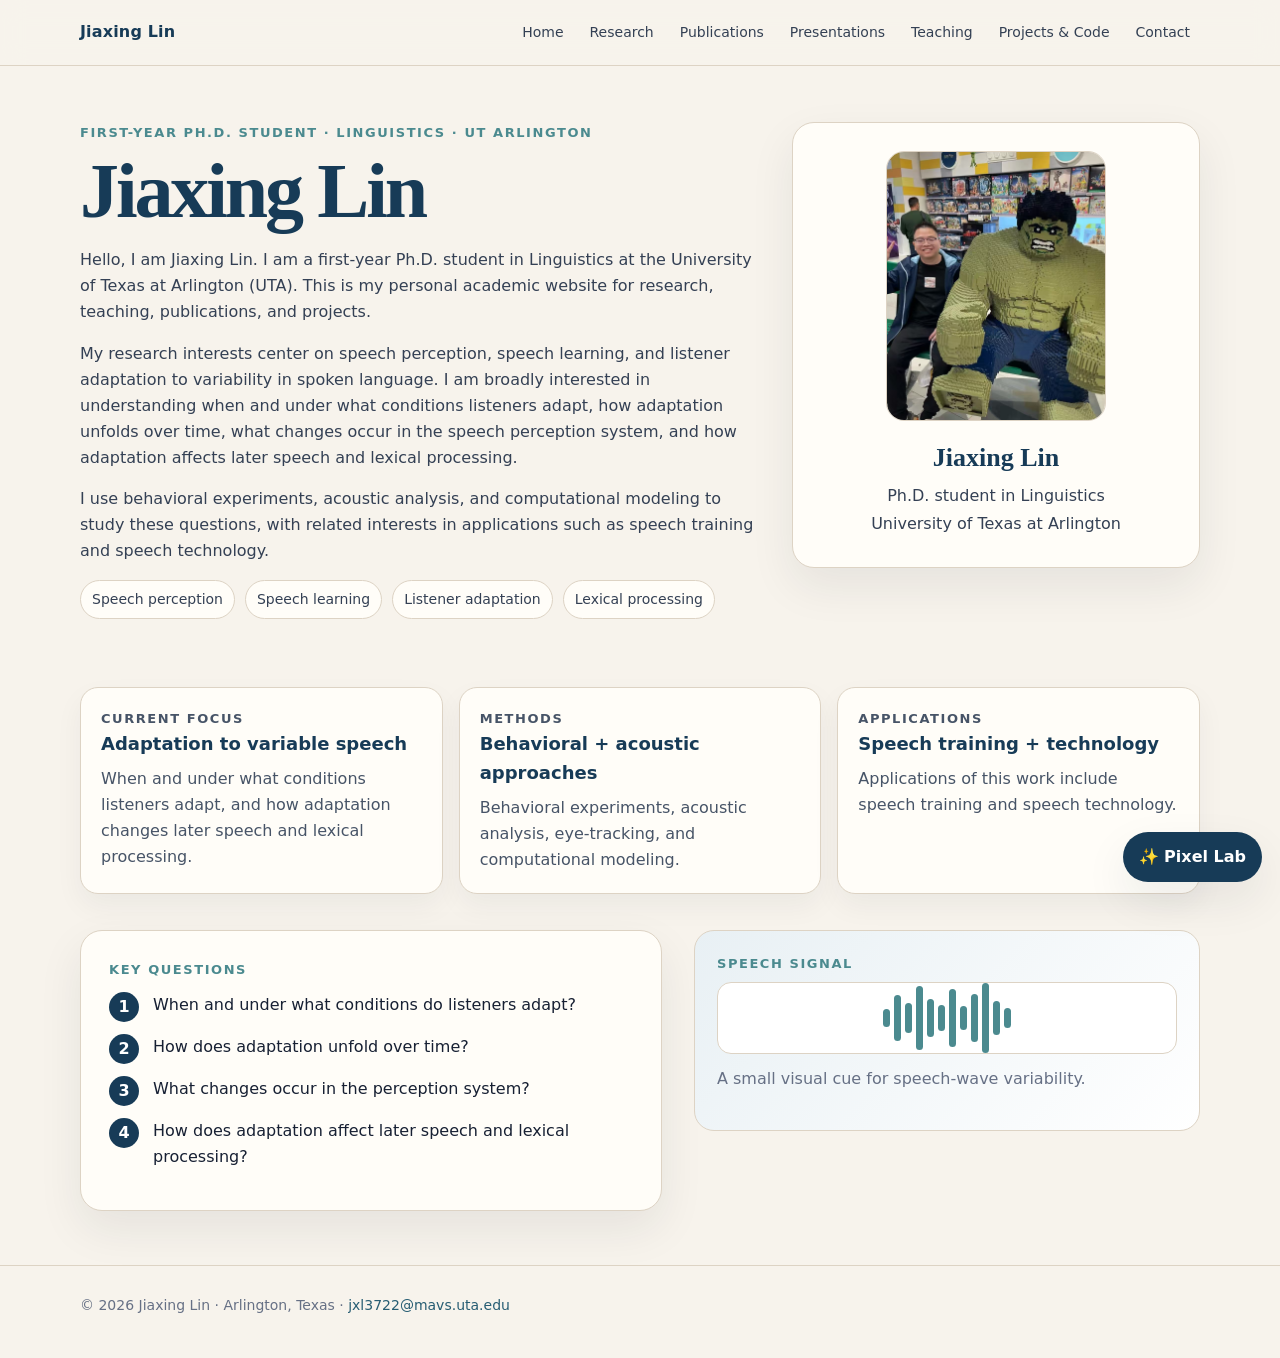
<file: index.html>
<!doctype html><html lang="en"><head>
<meta charset="utf-8">
<meta name="viewport" content="width=device-width, initial-scale=1">

<title>Jiaxing Lin | UTA Linguistics Ph.D. Student</title>

<meta name="description" content="Jiaxing Lin is a Ph.D. student in Linguistics at the University of Texas at Arlington (UTA). His research focuses on speech perception, speech learning, and listener adaptation to variability in spoken language.">

<link rel="canonical" href="https://jxl3722.github.io/">

<script type="application/ld+json">
{
  "@context": "https://schema.org",
  "@type": "Person",
  "name": "Jiaxing Lin",
  "url": "https://jxl3722.github.io/",
  "affiliation": {
    "@type": "CollegeOrUniversity",
    "name": "University of Texas at Arlington"
  },
  "jobTitle": "Ph.D. student in Linguistics",
  "email": "mailto:jxl3722@mavs.uta.edu",
  "knowsAbout": [
    "speech perception",
    "speech learning",
    "listener adaptation",
    "speech variability",
    "psycholinguistics",
    "linguistics",
    "lexical processing",
    "eye-tracking"
  ]
}
</script>

<link rel="stylesheet" href="css/style.css">
</head><body>
<header class="topbar"><div class="wrap nav"><a class="brand" href="/">Jiaxing Lin</a><nav class="links"><a href="/">Home</a><a href="research.html">Research</a><a href="publications.html">Publications</a><a href="presentations.html">Presentations</a><a href="teaching.html">Teaching</a><a href="projects.html">Projects &amp; Code</a><a href="contact.html">Contact</a></nav></div></header>
<main>
  <section class="hero home-about">
<div class="wrap hero-grid">
  <div>
    <p class="eyebrow">First-year Ph.D. student · Linguistics · UT Arlington</p>
    <h1 class="h1">Jiaxing Lin</h1>

    <p>Hello, I am Jiaxing Lin. I am a first-year Ph.D. student in Linguistics at the University of Texas at Arlington (UTA). This is my personal academic website for research, teaching, publications, and projects.</p>

    <p>My research interests center on speech perception, speech learning, and listener adaptation to variability in spoken language. I am broadly interested in understanding when and under what conditions listeners adapt, how adaptation unfolds over time, what changes occur in the speech perception system, and how adaptation affects later speech and lexical processing.</p>

    <p>I use behavioral experiments, acoustic analysis, and computational modeling to study these questions, with related interests in applications such as speech training and speech technology.</p>

<div class="chips">
  <span class="chip">Speech perception</span>
  <span class="chip">Speech learning</span>
  <span class="chip">Listener adaptation</span>
  <span class="chip">Lexical processing</span>
</div>

  </div>
      <aside class="panel photo-card"><img class="profile-photo" src="assets/profile.jpg" alt="Jiaxing Lin" onerror="this.style.display='none';this.nextElementSibling.style.display='flex'"><div class="photo-fallback" style="display:none">Add profile photo<br>assets/profile.jpg</div><h2>Jiaxing Lin</h2><p>Ph.D. student in Linguistics</p><p>University of Texas at Arlington</p></aside>
    </div>
  </section>
  <section class="section home-support">
    <div class="wrap cards">
      <article class="card"><p class="subhead">Current Focus</p><h3>Adaptation to variable speech</h3><p>When and under what conditions listeners adapt, and how adaptation changes later speech and lexical processing.</p></article>
      <article class="card"><p class="subhead">Methods</p><h3>Behavioral + acoustic approaches</h3><p>Behavioral experiments, acoustic analysis, eye-tracking, and computational modeling.</p></article>
      <article class="card"><p class="subhead">Applications</p><h3>Speech training + technology</h3><p>Applications of this work include speech training and speech technology.</p></article>
    </div>
  </section>
  <section class="section home-support">
    <div class="wrap two-col">
      <div class="panel"><p class="subhead">Key Questions</p><div class="question"><span class="num">1</span><span>When and under what conditions do listeners adapt?</span></div><div class="question"><span class="num">2</span><span>How does adaptation unfold over time?</span></div><div class="question"><span class="num">3</span><span>What changes occur in the perception system?</span></div><div class="question"><span class="num">4</span><span>How does adaptation affect later speech and lexical processing?</span></div></div>
      <div class="diagram"><p class="subhead">Speech signal</p><div class="wave"><span style="height:18px"></span><span style="height:46px"></span><span style="height:30px"></span><span style="height:64px"></span><span style="height:38px"></span><span style="height:26px"></span><span style="height:58px"></span><span style="height:24px"></span><span style="height:48px"></span><span style="height:70px"></span><span style="height:34px"></span><span style="height:20px"></span></div><p style="margin-top:12px;color:var(--muted)">A small visual cue for speech-wave variability.</p></div>
    </div>
  </section>
</main><a class="pixel-link" href="pixel-lab.html">✨ Pixel Lab</a><footer class="footer"><div class="wrap">© 2026 Jiaxing Lin · Arlington, Texas · <a href="mailto:jxl3722@mavs.uta.edu">jxl3722@mavs.uta.edu</a></div></footer><script src="js/main.js"></script></body></html>
</file>
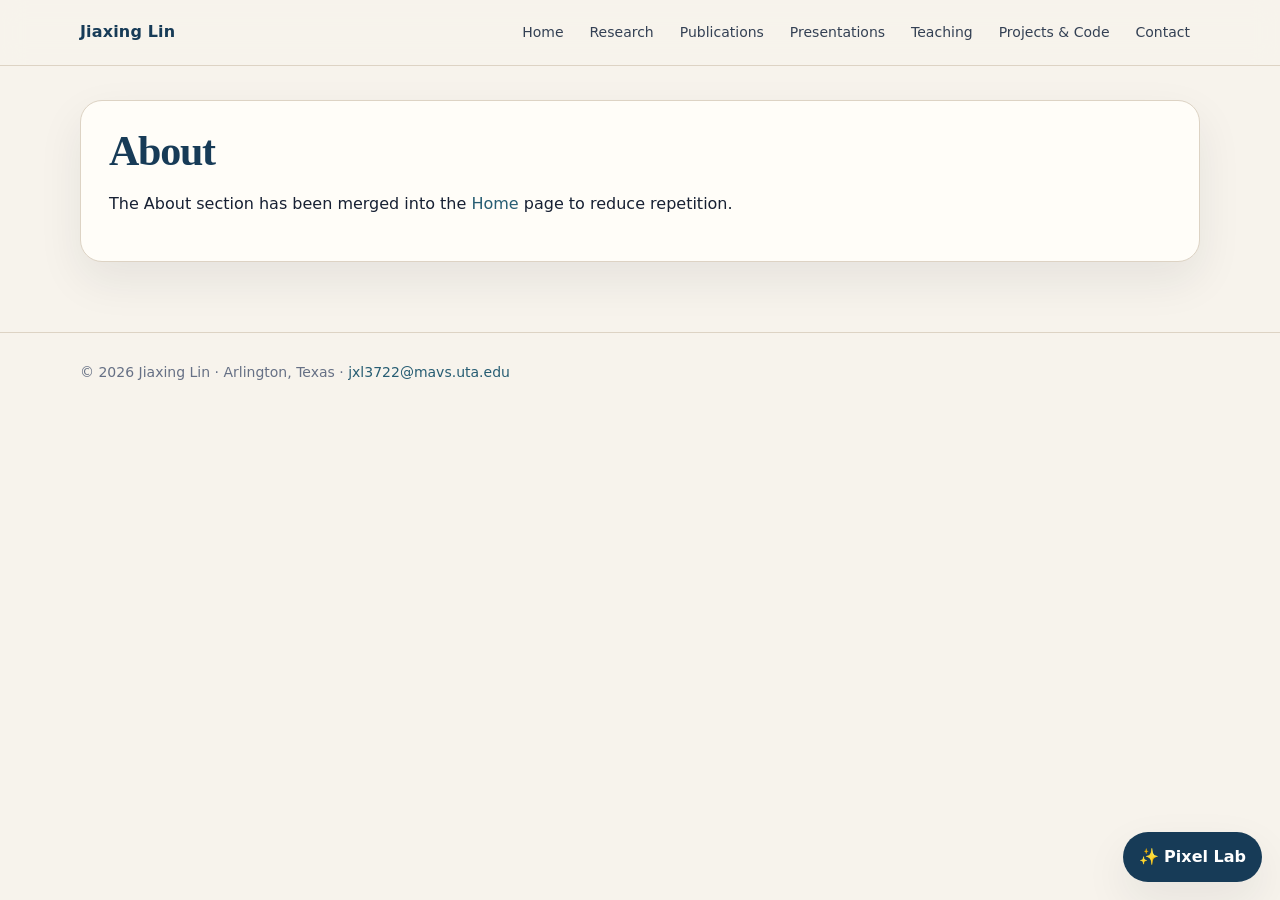
<file: about.html>
<!doctype html><html lang="en"><head><meta charset="utf-8"><meta name="viewport" content="width=device-width, initial-scale=1"><title>About · Jiaxing Lin</title><link rel="stylesheet" href="css/style.css"></head><body>
<header class="topbar"><div class="wrap nav"><a class="brand" href="index.html">Jiaxing Lin</a><nav class="links"><a href="index.html">Home</a><a href="research.html">Research</a><a href="publications.html">Publications</a><a href="presentations.html">Presentations</a><a href="teaching.html">Teaching</a><a href="projects.html">Projects &amp; Code</a><a href="contact.html">Contact</a></nav></div></header>
<main class="section"><div class="wrap panel"><h1 class="section-title">About</h1><p>The About section has been merged into the <a href="index.html">Home</a> page to reduce repetition.</p></div></main><a class="pixel-link" href="pixel-lab.html">✨ Pixel Lab</a><footer class="footer"><div class="wrap">© 2026 Jiaxing Lin · Arlington, Texas · <a href="mailto:jxl3722@mavs.uta.edu">jxl3722@mavs.uta.edu</a></div></footer><script src="js/main.js"></script></body></html>
</file>
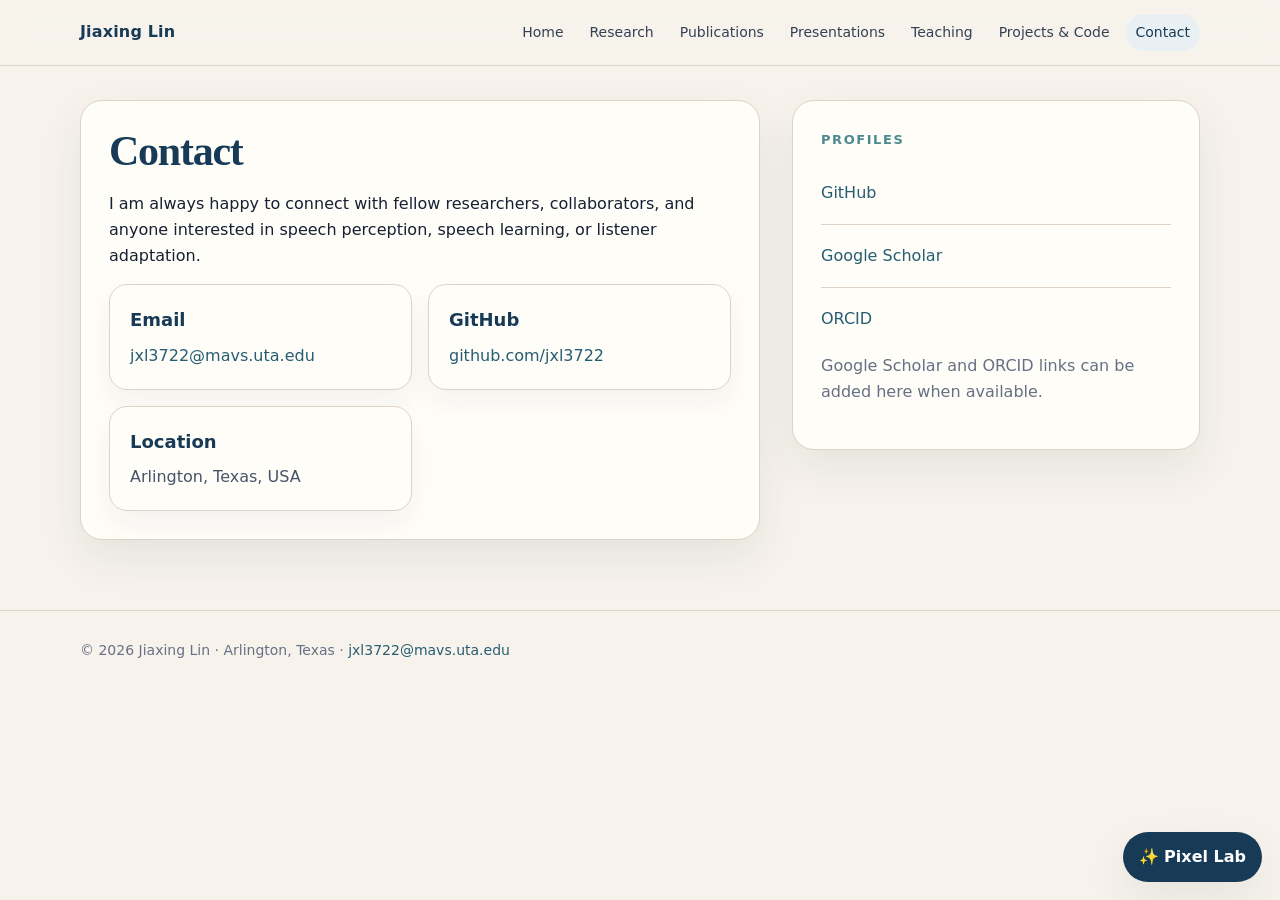
<file: contact.html>
<!doctype html>
<html lang="en">
<head>
  <meta charset="utf-8">
  <meta name="viewport" content="width=device-width, initial-scale=1">
  <title>Contact · Jiaxing Lin</title>
  <meta name="description" content="Contact Jiaxing Lin, Ph.D. student in Linguistics at the University of Texas at Arlington.">
  <link rel="stylesheet" href="css/style.css">
</head>

<body>
<header class="topbar">
  <div class="wrap nav">
    <a class="brand" href="/">Jiaxing Lin</a>
    <nav class="links">
      <a href="/">Home</a>
      <a href="research.html">Research</a>
      <a href="publications.html">Publications</a>
      <a href="presentations.html">Presentations</a>
      <a href="teaching.html">Teaching</a>
      <a href="projects.html">Projects &amp; Code</a>
      <a href="contact.html">Contact</a>
    </nav>
  </div>
</header>

<main class="section">
  <div class="wrap two-col">
    <section class="panel">
      <h1 class="section-title">Contact</h1>

      <p>
        I am always happy to connect with fellow researchers, collaborators,
        and anyone interested in speech perception, speech learning, or
        listener adaptation.
      </p>

      <div class="contact-grid">
        <article class="card">
          <h3>Email</h3>
          <p>
            <a href="mailto:jxl3722@mavs.uta.edu">jxl3722@mavs.uta.edu</a>
          </p>
        </article>

        <article class="card">
          <h3>GitHub</h3>
          <p>
            <a href="https://github.com/jxl3722" target="_blank" rel="noopener">
              github.com/jxl3722
            </a>
          </p>
        </article>

        <article class="card">
          <h3>Location</h3>
          <p>Arlington, Texas, USA</p>
        </article>
      </div>
    </section>

    <aside class="panel">
      <p class="subhead">Profiles</p>

      <ul class="entry-list">
        <li class="entry">
          <a href="https://github.com/jxl3722" target="_blank" rel="noopener">
            GitHub
          </a>
        </li>
        <li class="entry">
          <a href="#">Google Scholar</a>
        </li>
        <li class="entry">
          <a href="#">ORCID</a>
        </li>
      </ul>

      <p class="entry-meta">
        Google Scholar and ORCID links can be added here when available.
      </p>
    </aside>
  </div>
</main>

<a class="pixel-link" href="pixel-lab.html">✨ Pixel Lab</a>

<footer class="footer">
  <div class="wrap">
    © 2026 Jiaxing Lin · Arlington, Texas ·
    <a href="mailto:jxl3722@mavs.uta.edu">jxl3722@mavs.uta.edu</a>
  </div>
</footer>

<script src="js/main.js"></script>
</body>
</html>
</file>
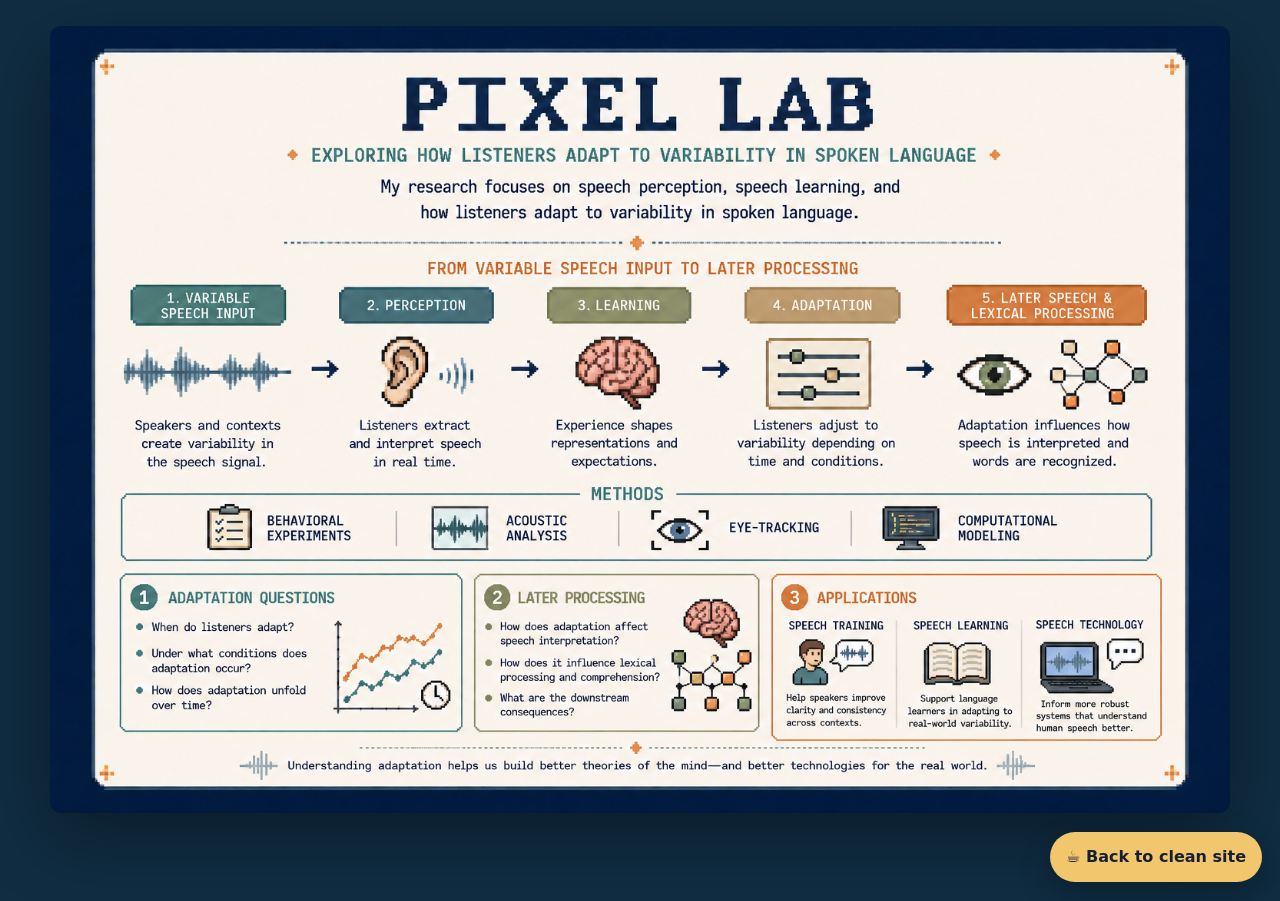
<file: pixel-lab.html>
<!doctype html><html lang="en"><head><meta charset="utf-8"><meta name="viewport" content="width=device-width, initial-scale=1"><title>Pixel Lab · Jiaxing Lin</title><link rel="stylesheet" href="css/style.css"></head><body class="pixel-page minimalist-pixel"><div class="pixel-poster-shell"><img src="assets/pixel-lab-poster.png" alt="Pixel Lab poster illustrating speech perception, speech learning, listener adaptation to variability in spoken language, adaptation questions, current ideas, and applications in speech training, speech learning, and speech technology." class="pixel-lab-poster"></div><a class="back-clean" href="/">☕ Back to clean site</a></body></html>
</file>
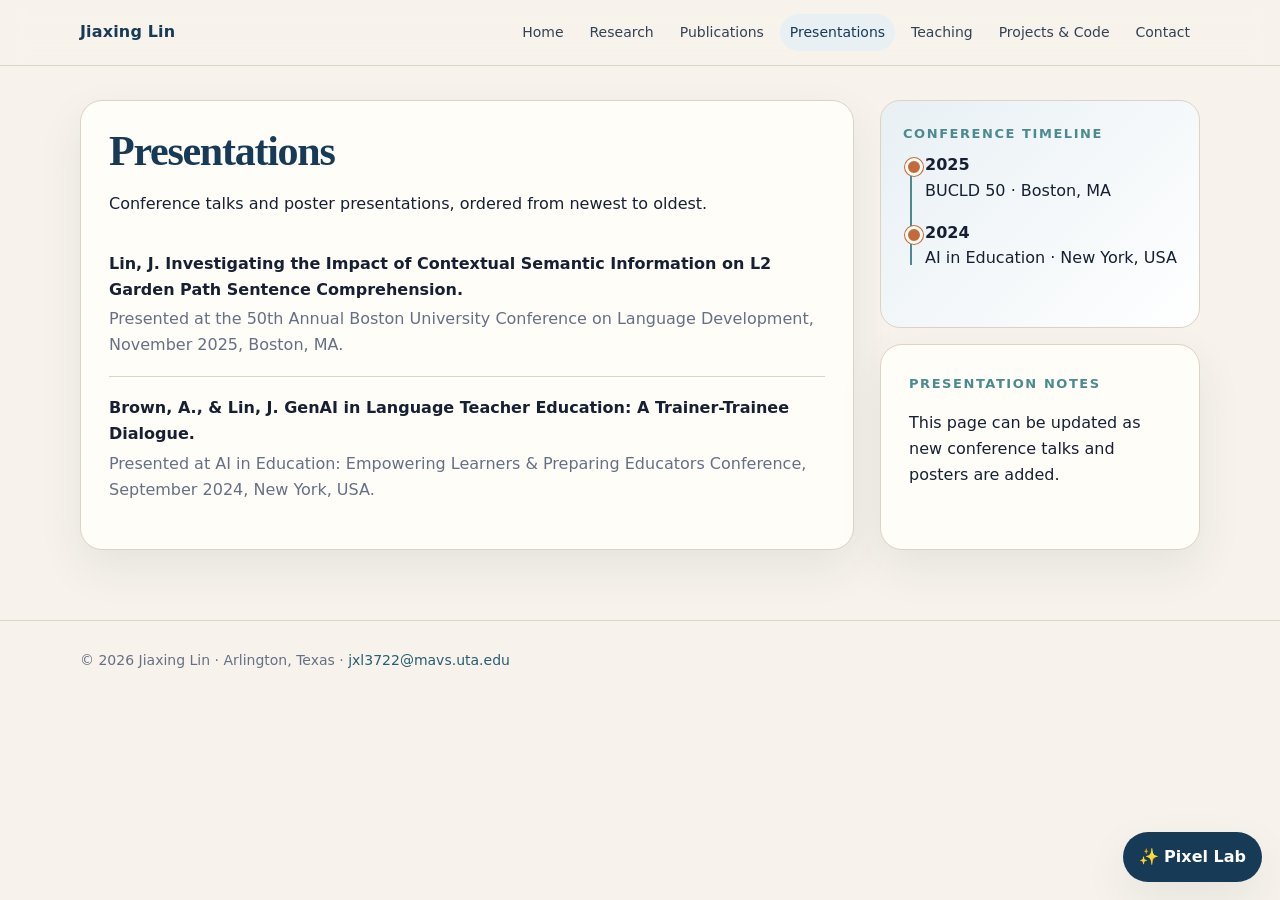
<file: presentations.html>
<!doctype html><html lang="en"><head><meta charset="utf-8"><meta name="viewport" content="width=device-width, initial-scale=1"><title>Presentations · Jiaxing Lin</title><link rel="stylesheet" href="css/style.css"></head><body>
<header class="topbar"><div class="wrap nav"><a class="brand" href="/">Jiaxing Lin</a><nav class="links"><a href="/">Home</a><a href="research.html">Research</a><a href="publications.html">Publications</a><a href="presentations.html">Presentations</a><a href="teaching.html">Teaching</a><a href="projects.html">Projects &amp; Code</a><a href="contact.html">Contact</a></nav></div></header>
<main class="section presentations-page"><div class="wrap split"><section class="panel"><h1 class="section-title">Presentations</h1><p>Conference talks and poster presentations, ordered from newest to oldest.</p><ul class="entry-list"><li class="entry"><div class="entry-title">Lin, J. Investigating the Impact of Contextual Semantic Information on L2 Garden Path Sentence Comprehension.</div><div class="entry-meta">Presented at the 50th Annual Boston University Conference on Language Development, November 2025, Boston, MA.</div></li><li class="entry"><div class="entry-title">Brown, A., &amp; Lin, J. GenAI in Language Teacher Education: A Trainer-Trainee Dialogue.</div><div class="entry-meta">Presented at AI in Education: Empowering Learners &amp; Preparing Educators Conference, September 2024, New York, USA.</div></li></ul></section><aside class="side-stack"><div class="diagram"><p class="subhead">Conference Timeline</p><div class="timeline"><div class="timeline-item"><strong>2025</strong><br>BUCLD 50 · Boston, MA</div><div class="timeline-item"><strong>2024</strong><br>AI in Education · New York, USA</div></div></div><div class="panel"><p class="subhead">Presentation Notes</p><p>This page can be updated as new conference talks and posters are added.</p></div></aside></div></main><a class="pixel-link" href="pixel-lab.html">✨ Pixel Lab</a><footer class="footer"><div class="wrap">© 2026 Jiaxing Lin · Arlington, Texas · <a href="mailto:jxl3722@mavs.uta.edu">jxl3722@mavs.uta.edu</a></div></footer><script src="js/main.js"></script></body></html>
</file>
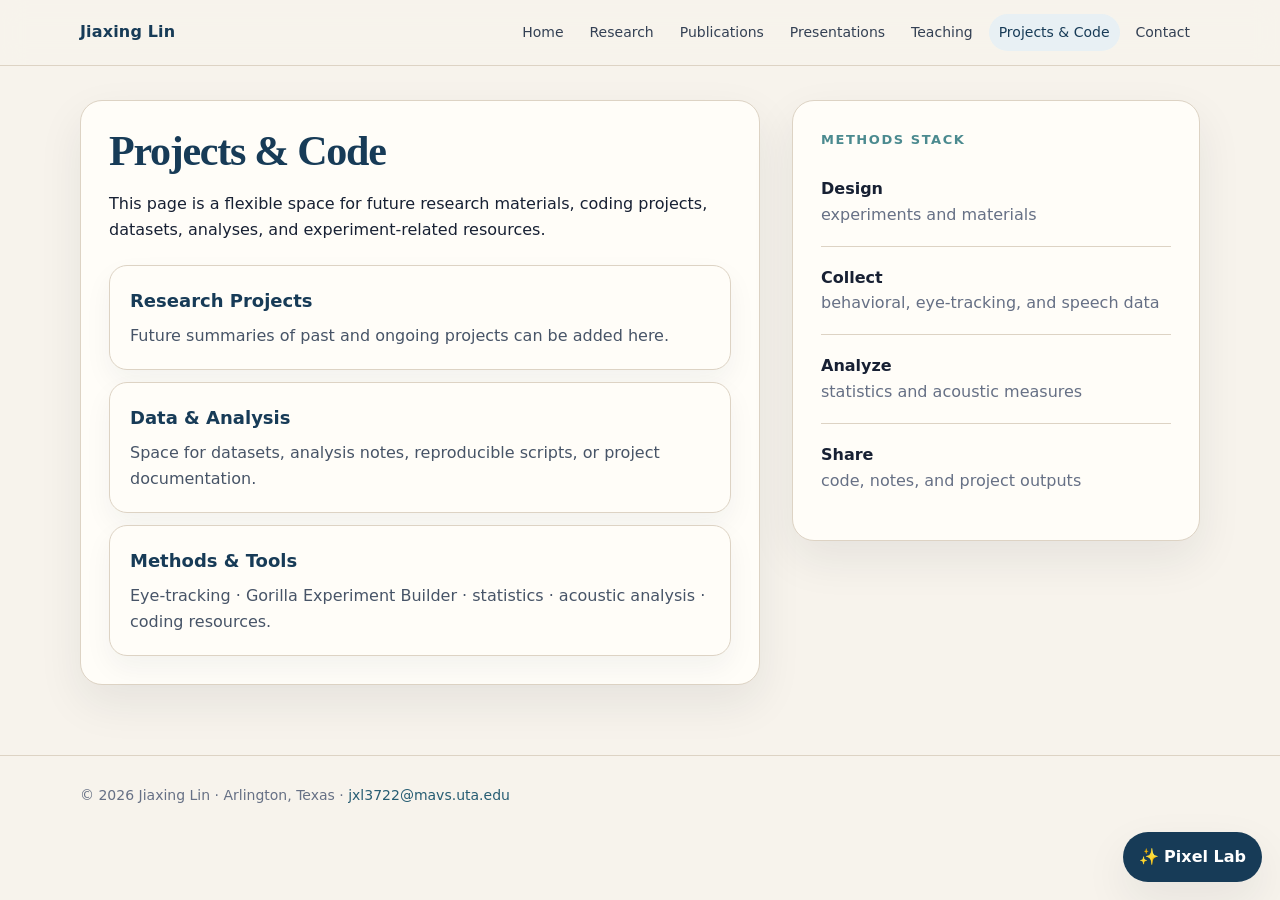
<file: projects.html>
<!doctype html><html lang="en"><head><meta charset="utf-8"><meta name="viewport" content="width=device-width, initial-scale=1"><title>Projects & Code · Jiaxing Lin</title><link rel="stylesheet" href="css/style.css"></head><body>
<header class="topbar"><div class="wrap nav"><a class="brand" href="/">Jiaxing Lin</a><nav class="links"><a href="/">Home</a><a href="research.html">Research</a><a href="publications.html">Publications</a><a href="presentations.html">Presentations</a><a href="teaching.html">Teaching</a><a href="projects.html">Projects &amp; Code</a><a href="contact.html">Contact</a></nav></div></header>
<main class="section projects-page"><div class="wrap two-col"><section class="panel"><h1 class="section-title">Projects &amp; Code</h1><p>This page is a flexible space for future research materials, coding projects, datasets, analyses, and experiment-related resources.</p><div class="cards" style="grid-template-columns:1fr;gap:12px"><article class="card"><h3>Research Projects</h3><p>Future summaries of past and ongoing projects can be added here.</p></article><article class="card"><h3>Data &amp; Analysis</h3><p>Space for datasets, analysis notes, reproducible scripts, or project documentation.</p></article><article class="card"><h3>Methods &amp; Tools</h3><p>Eye-tracking · Gorilla Experiment Builder · statistics · acoustic analysis · coding resources.</p></article></div></section><aside class="panel"><p class="subhead">Methods Stack</p><div class="flow" style="display:block"><div class="entry"><strong>Design</strong><br><span class="entry-meta">experiments and materials</span></div><div class="entry"><strong>Collect</strong><br><span class="entry-meta">behavioral, eye-tracking, and speech data</span></div><div class="entry"><strong>Analyze</strong><br><span class="entry-meta">statistics and acoustic measures</span></div><div class="entry"><strong>Share</strong><br><span class="entry-meta">code, notes, and project outputs</span></div></div></aside></div></main><a class="pixel-link" href="pixel-lab.html">✨ Pixel Lab</a><footer class="footer"><div class="wrap">© 2026 Jiaxing Lin · Arlington, Texas · <a href="mailto:jxl3722@mavs.uta.edu">jxl3722@mavs.uta.edu</a></div></footer><script src="js/main.js"></script></body></html>
</file>
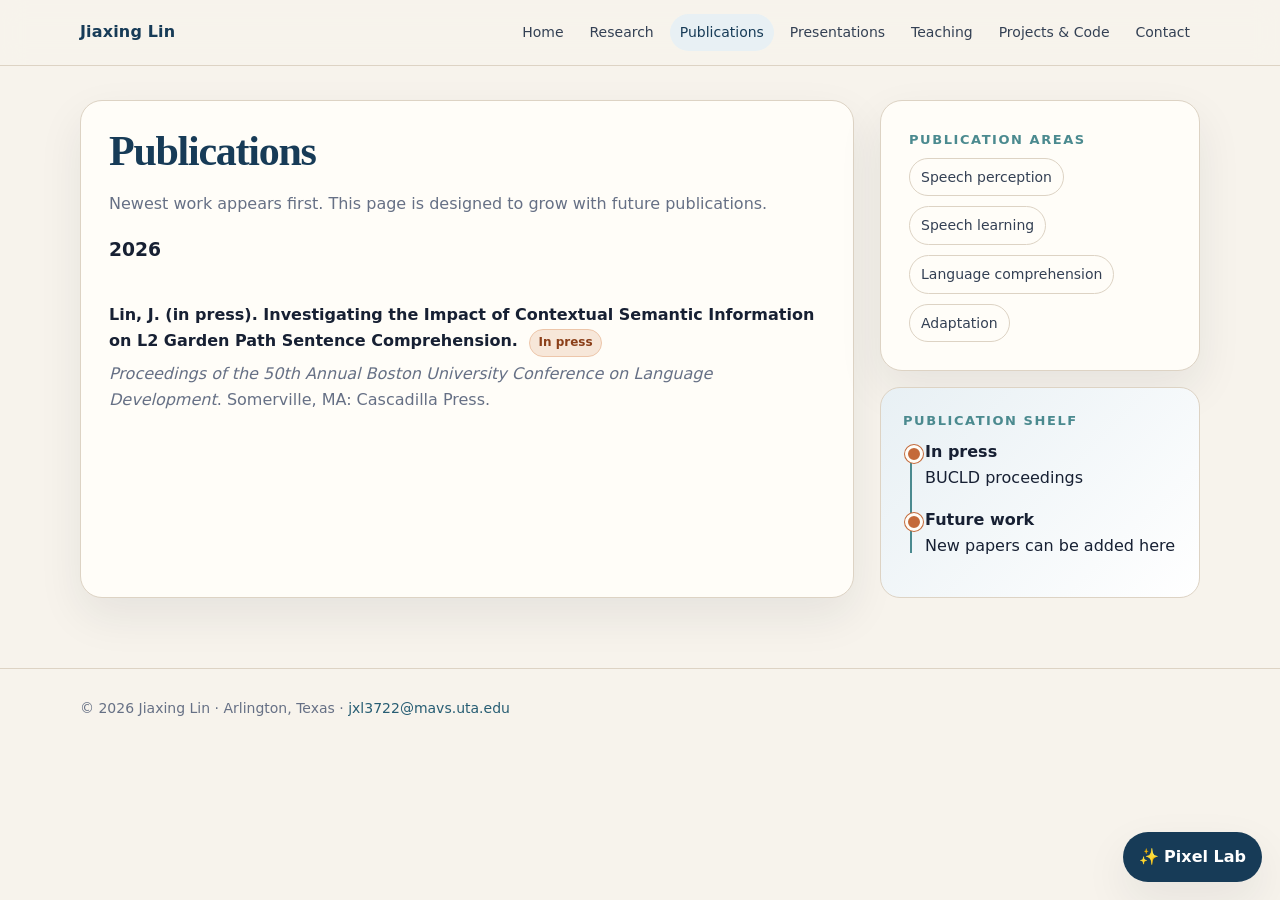
<file: publications.html>
<!doctype html><html lang="en"><head><meta charset="utf-8"><meta name="viewport" content="width=device-width, initial-scale=1"><title>Publications · Jiaxing Lin</title><link rel="stylesheet" href="css/style.css"></head><body>
<header class="topbar"><div class="wrap nav"><a class="brand" href="/">Jiaxing Lin</a><nav class="links"><a href="/">Home</a><a href="research.html">Research</a><a href="publications.html">Publications</a><a href="presentations.html">Presentations</a><a href="teaching.html">Teaching</a><a href="projects.html">Projects &amp; Code</a><a href="contact.html">Contact</a></nav></div></header>
<main class="section"><div class="wrap split"><section class="panel"><h1 class="section-title">Publications</h1><p class="entry-meta">Newest work appears first. This page is designed to grow with future publications.</p><h3>2026</h3><ul class="entry-list"><li class="entry"><div class="entry-title">Lin, J. (in press). Investigating the Impact of Contextual Semantic Information on L2 Garden Path Sentence Comprehension. <span class="badge">In press</span></div><div class="entry-meta"><em>Proceedings of the 50th Annual Boston University Conference on Language Development</em>. Somerville, MA: Cascadilla Press.</div></li></ul></section><aside class="side-stack"><div class="panel"><p class="subhead">Publication Areas</p><div class="chips"><span class="chip">Speech perception</span><span class="chip">Speech learning</span><span class="chip">Language comprehension</span><span class="chip">Adaptation</span></div></div><div class="diagram"><p class="subhead">Publication Shelf</p><div class="timeline"><div class="timeline-item"><strong>In press</strong><br>BUCLD proceedings</div><div class="timeline-item"><strong>Future work</strong><br>New papers can be added here</div></div></div></aside></div></main><a class="pixel-link" href="pixel-lab.html">✨ Pixel Lab</a><footer class="footer"><div class="wrap">© 2026 Jiaxing Lin · Arlington, Texas · <a href="mailto:jxl3722@mavs.uta.edu">jxl3722@mavs.uta.edu</a></div></footer><script src="js/main.js"></script></body></html>
</file>
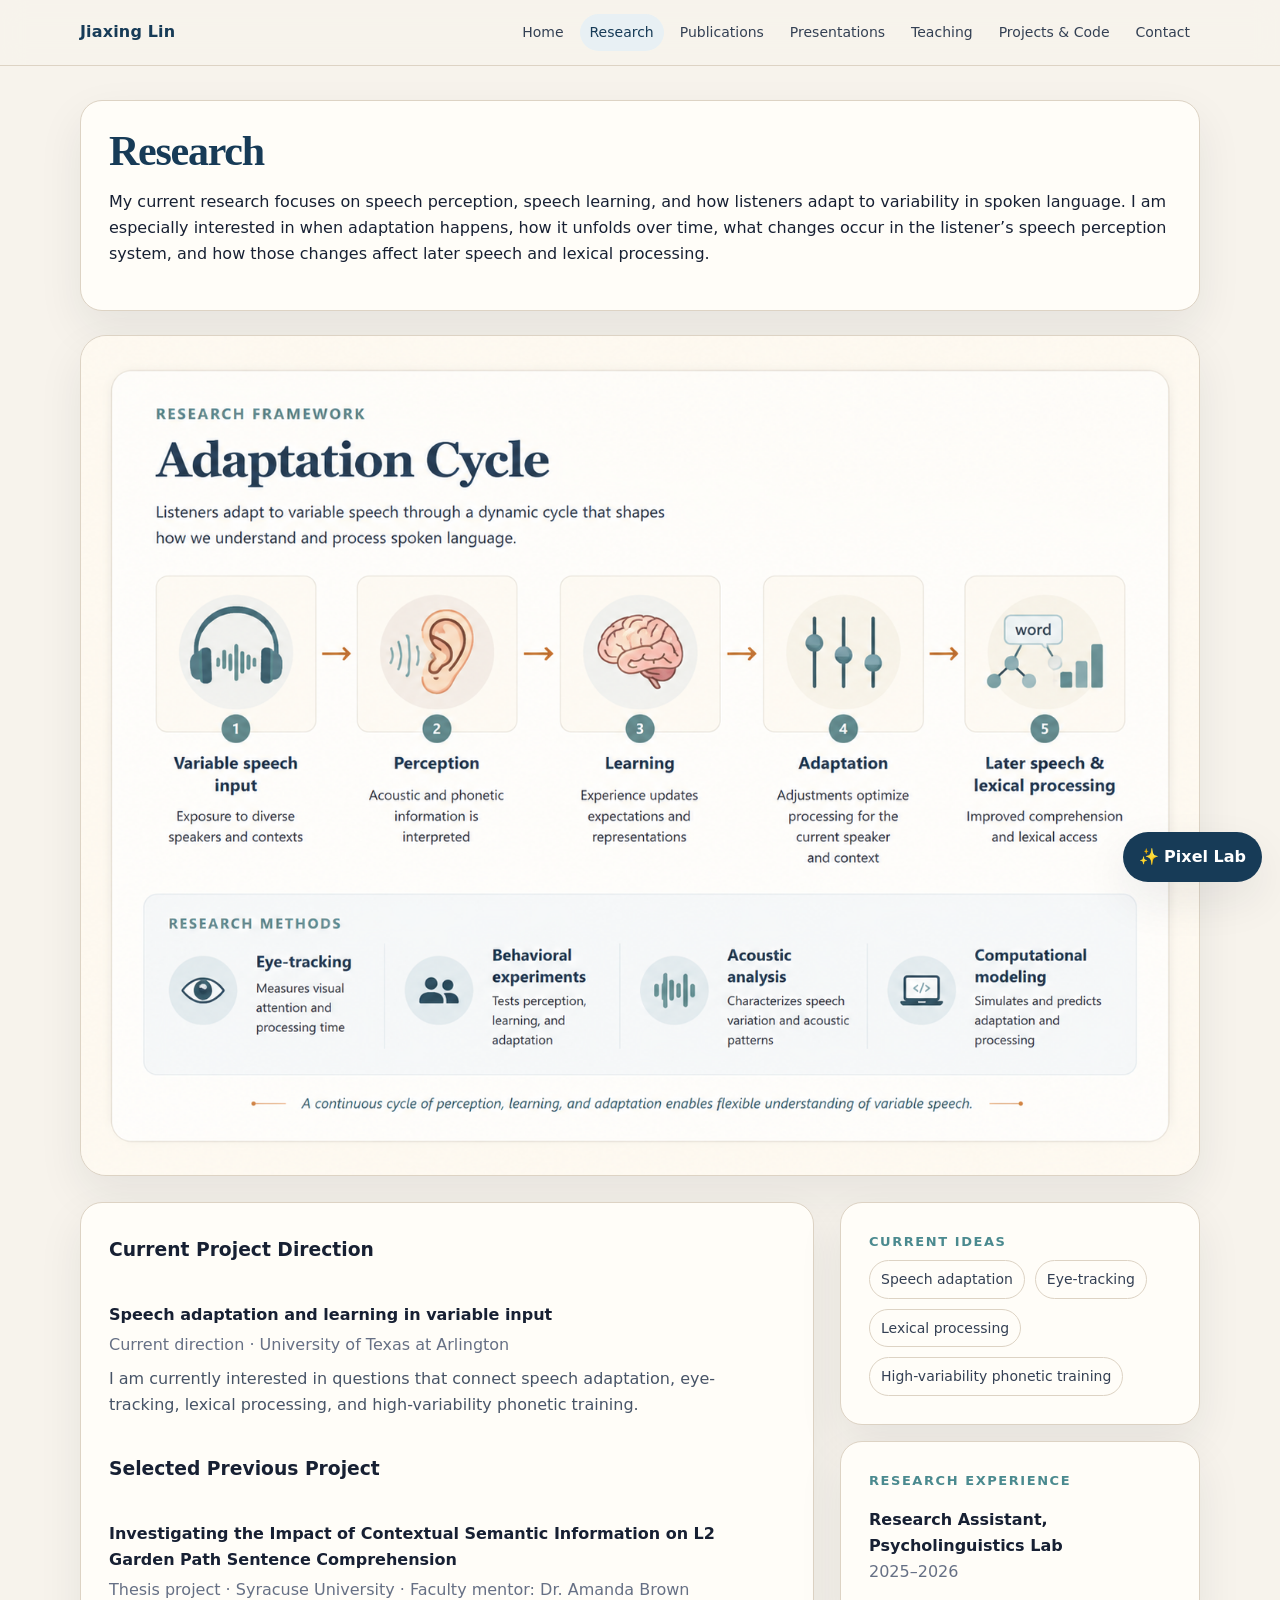
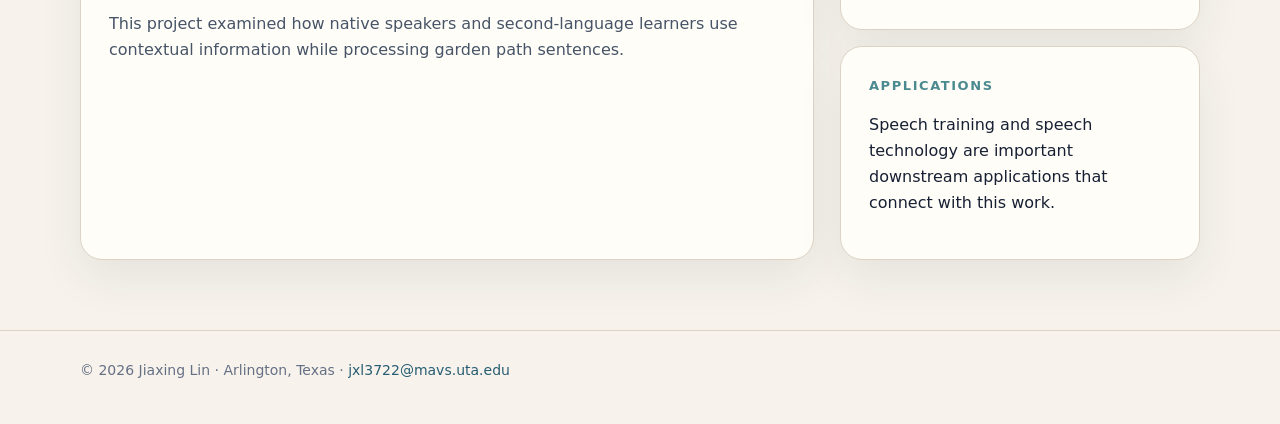
<file: research.html>
<!doctype html><html lang="en"><head><meta charset="utf-8"><meta name="viewport" content="width=device-width, initial-scale=1"><title>Research · Jiaxing Lin</title><link rel="stylesheet" href="css/style.css"></head><body>
<header class="topbar"><div class="wrap nav"><a class="brand" href="/">Jiaxing Lin</a><nav class="links"><a href="/">Home</a><a href="research.html">Research</a><a href="publications.html">Publications</a><a href="presentations.html">Presentations</a><a href="teaching.html">Teaching</a><a href="projects.html">Projects &amp; Code</a><a href="contact.html">Contact</a></nav></div></header>
<main class="section research-page">
  <div class="wrap research-intro panel">
    <h1 class="section-title">Research</h1>
    <p>My current research focuses on speech perception, speech learning, and how listeners adapt to variability in spoken language. I am especially interested in when adaptation happens, how it unfolds over time, what changes occur in the listener’s speech perception system, and how those changes affect later speech and lexical processing.</p>
  </div>
  <div class="wrap adaptation-feature">
    <img src="assets/adaptation-cycle-large.png" alt="Adaptation Cycle diagram showing variable speech input, perception, learning, adaptation, later speech and lexical processing, and research methods.">
  </div>
  <div class="wrap split research-lower">
    <section class="panel">
      <h3>Current Project Direction</h3>
      <ul class="entry-list"><li class="entry"><div class="entry-title">Speech adaptation and learning in variable input</div><div class="entry-meta">Current direction · University of Texas at Arlington</div><p class="entry-desc">I am currently interested in questions that connect speech adaptation, eye-tracking, lexical processing, and high-variability phonetic training.</p></li></ul>
      <h3>Selected Previous Project</h3>
      <ul class="entry-list"><li class="entry"><div class="entry-title">Investigating the Impact of Contextual Semantic Information on L2 Garden Path Sentence Comprehension</div><div class="entry-meta">Thesis project · Syracuse University · Faculty mentor: Dr. Amanda Brown</div><p class="entry-desc">This project examined how native speakers and second-language learners use contextual information while processing garden path sentences.</p></li></ul>
    </section>
    <aside class="side-stack"><div class="panel"><p class="subhead">Current Ideas</p><div class="chips"><span class="chip">Speech adaptation</span><span class="chip">Eye-tracking</span><span class="chip">Lexical processing</span><span class="chip">High-variability phonetic training</span></div></div><div class="panel"><p class="subhead">Research Experience</p><p><strong>Research Assistant, Psycholinguistics Lab</strong><br><span class="entry-meta">2025–2026</span></p></div><div class="panel"><p class="subhead">Applications</p><p>Speech training and speech technology are important downstream applications that connect with this work.</p></div></aside>
  </div>
</main><a class="pixel-link" href="pixel-lab.html">✨ Pixel Lab</a><footer class="footer"><div class="wrap">© 2026 Jiaxing Lin · Arlington, Texas · <a href="mailto:jxl3722@mavs.uta.edu">jxl3722@mavs.uta.edu</a></div></footer><script src="js/main.js"></script></body></html>
</file>
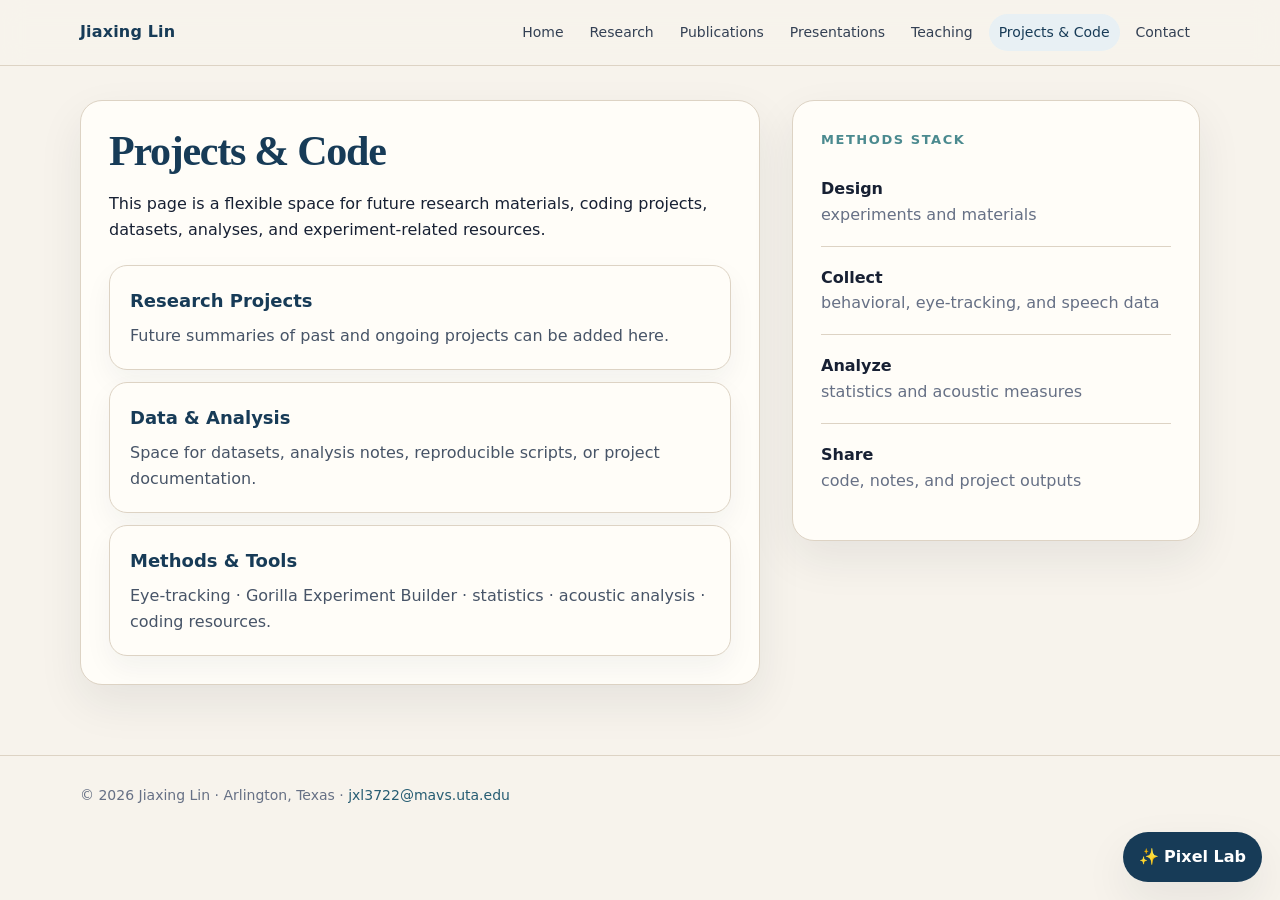
<file: skills.html>
<!doctype html><html lang="en"><head><meta charset="utf-8"><meta http-equiv="refresh" content="0; url=projects.html"><meta name="viewport" content="width=device-width, initial-scale=1"><title>Projects & Code · Jiaxing Lin</title><link rel="stylesheet" href="css/style.css"></head><body><main class="section"><div class="wrap panel"><h1 class="section-title">Projects &amp; Code</h1><p>This page has moved to <a href="projects.html">Projects &amp; Code</a>.</p></div></main></body></html>
</file>
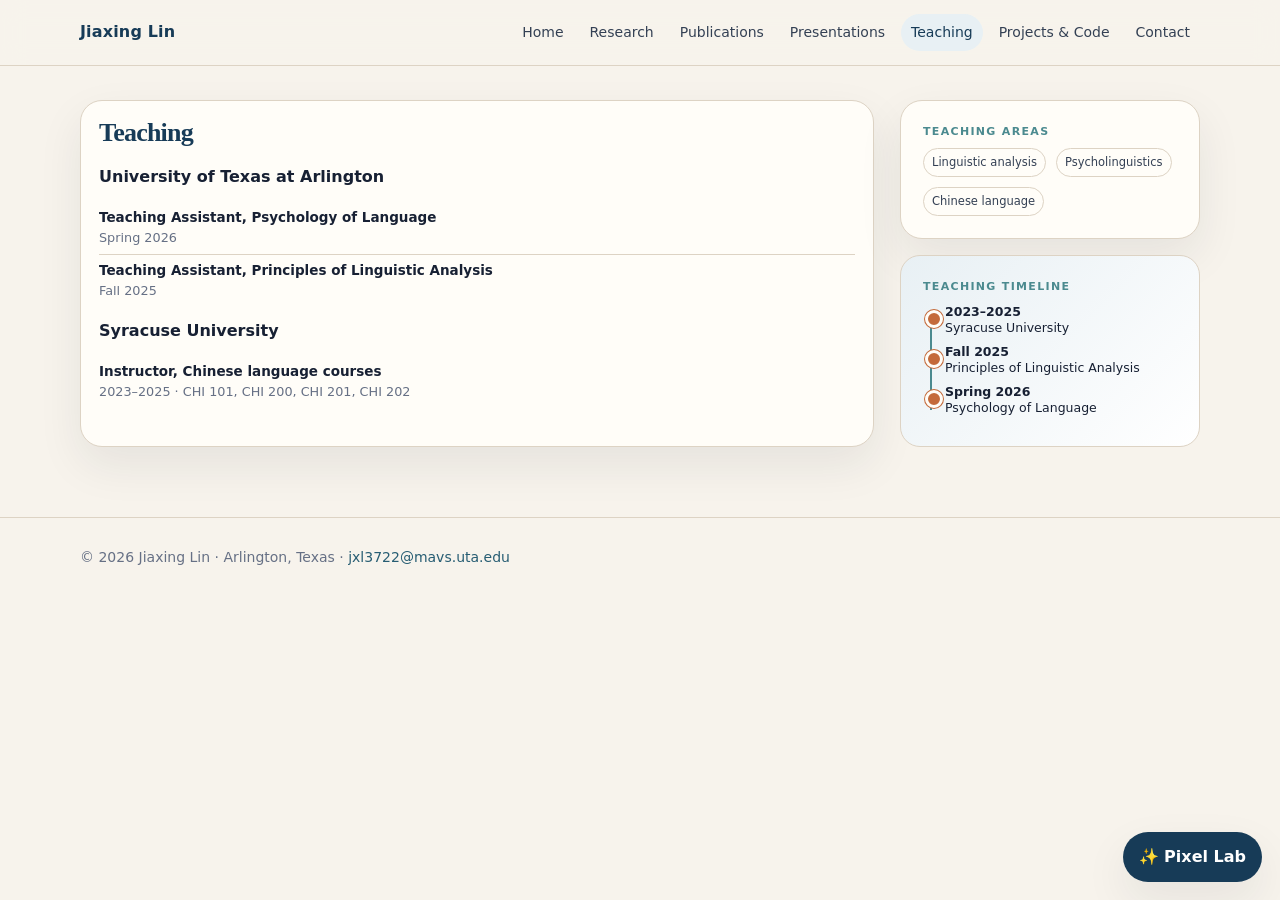
<file: teaching.html>
<!doctype html><html lang="en"><head><meta charset="utf-8"><meta name="viewport" content="width=device-width, initial-scale=1"><title>Teaching · Jiaxing Lin</title><link rel="stylesheet" href="css/style.css"></head><body>
<header class="topbar"><div class="wrap nav"><a class="brand" href="/">Jiaxing Lin</a><nav class="links"><a href="/">Home</a><a href="research.html">Research</a><a href="publications.html">Publications</a><a href="presentations.html">Presentations</a><a href="teaching.html">Teaching</a><a href="projects.html">Projects &amp; Code</a><a href="contact.html">Contact</a></nav></div></header>
<main class="section teaching-page"><div class="wrap split teaching-layout"><section class="panel"><h1 class="section-title">Teaching</h1><h3>University of Texas at Arlington</h3><ul class="entry-list"><li class="entry"><div class="entry-title">Teaching Assistant, Psychology of Language</div><div class="entry-meta">Spring 2026</div></li><li class="entry"><div class="entry-title">Teaching Assistant, Principles of Linguistic Analysis</div><div class="entry-meta">Fall 2025</div></li></ul><h3>Syracuse University</h3><ul class="entry-list"><li class="entry"><div class="entry-title">Instructor, Chinese language courses</div><div class="entry-meta">2023–2025 · CHI 101, CHI 200, CHI 201, CHI 202</div></li></ul></section><aside class="side-stack"><div class="panel"><p class="subhead">Teaching Areas</p><div class="chips"><span class="chip">Linguistic analysis</span><span class="chip">Psycholinguistics</span><span class="chip">Chinese language</span></div></div><div class="diagram"><p class="subhead">Teaching Timeline</p><div class="timeline"><div class="timeline-item"><strong>2023–2025</strong><br>Syracuse University</div><div class="timeline-item"><strong>Fall 2025</strong><br>Principles of Linguistic Analysis</div><div class="timeline-item"><strong>Spring 2026</strong><br>Psychology of Language</div></div></div></aside></div></main><a class="pixel-link" href="pixel-lab.html">✨ Pixel Lab</a><footer class="footer"><div class="wrap">© 2026 Jiaxing Lin · Arlington, Texas · <a href="mailto:jxl3722@mavs.uta.edu">jxl3722@mavs.uta.edu</a></div></footer><script src="js/main.js"></script></body></html>
</file>
<file: css/style.css>
:root{
  --ink:#172033;--muted:#667085;--bg:#f7f3ec;--paper:#fffdf8;--line:#ddd3c4;
  --blue:#173b57;--blue2:#275d73;--teal:#4b8a8f;--orange:#c46a3a;--sage:#e8efe8;
  --soft-blue:#e8f0f4;--soft-orange:#f7e7d9;--shadow:0 18px 45px rgba(23,32,51,.08);
  --sans:Inter, ui-sans-serif, system-ui, -apple-system, BlinkMacSystemFont, "Segoe UI", Arial, sans-serif;
  --serif:Literata, Georgia, "Times New Roman", serif;
}
*{box-sizing:border-box}html{scroll-behavior:smooth}body{margin:0;background:var(--bg);color:var(--ink);font-family:var(--sans);line-height:1.62;font-size:16px}a{color:var(--blue2);text-decoration:none}a:hover{text-decoration:underline}.wrap{width:min(1120px,92vw);margin:0 auto}.topbar{position:sticky;top:0;z-index:10;background:rgba(247,243,236,.92);backdrop-filter:blur(12px);border-bottom:1px solid var(--line)}.nav{display:flex;align-items:center;justify-content:space-between;gap:24px;padding:14px 0}.brand{font-weight:800;color:var(--blue);letter-spacing:.01em}.links{display:flex;gap:6px;flex-wrap:wrap;justify-content:flex-end}.links a{color:#344054;font-size:14px;padding:7px 10px;border-radius:999px}.links a.active,.links a:hover{background:var(--soft-blue);color:var(--blue);text-decoration:none}.hero{padding:56px 0 36px}.hero-grid,.two-col{display:grid;grid-template-columns:minmax(0,1.25fr) minmax(280px,.75fr);gap:32px;align-items:start}.eyebrow{font-size:13px;text-transform:uppercase;letter-spacing:.12em;color:var(--teal);font-weight:800;margin:0 0 10px}.h1{font-family:var(--serif);font-size:clamp(48px,7vw,78px);line-height:.98;margin:0 0 18px;color:var(--blue);letter-spacing:-.04em}.lead{font-size:20px;max-width:760px;color:#344054;margin:0 0 22px}.chips{display:flex;gap:10px;flex-wrap:wrap}.chip{border:1px solid var(--line);background:var(--paper);padding:7px 11px;border-radius:999px;font-size:14px;color:#344054}.panel{background:var(--paper);border:1px solid var(--line);border-radius:22px;box-shadow:var(--shadow);padding:28px}.photo-card{text-align:center}.profile-photo{width:220px;height:270px;object-fit:cover;border-radius:18px;border:1px solid var(--line);background:linear-gradient(135deg,var(--soft-blue),var(--soft-orange));display:block;margin:0 auto 16px}.photo-fallback{width:220px;height:270px;border-radius:18px;border:1px dashed #b8aa96;background:linear-gradient(135deg,var(--soft-blue),var(--soft-orange));display:flex;align-items:center;justify-content:center;margin:0 auto 16px;color:var(--muted);font-weight:700}.photo-card h2{font-family:var(--serif);font-size:26px;margin:0 0 4px;color:var(--blue)}.photo-card p{margin:2px 0;color:var(--muted)}.section{padding:34px 0}.section-title{font-family:var(--serif);font-size:42px;line-height:1.05;margin:0 0 18px;color:var(--blue);letter-spacing:-.03em}.subhead{font-size:13px;text-transform:uppercase;letter-spacing:.12em;font-weight:800;color:var(--teal);margin:0 0 8px}.cards{display:grid;grid-template-columns:repeat(3,minmax(0,1fr));gap:16px;margin-top:22px}.card{background:var(--paper);border:1px solid var(--line);border-radius:18px;padding:20px;box-shadow:0 12px 28px rgba(23,32,51,.05)}.card h3{margin:0 0 8px;color:var(--blue);font-size:18px}.card p{margin:0;color:#475467}.entry-list{list-style:none;margin:12px 0 0;padding:0}.entry{padding:18px 0;border-bottom:1px solid var(--line)}.entry:last-child{border-bottom:0}.entry-title{font-weight:800;color:var(--ink)}.entry-meta{color:var(--muted);margin-top:4px}.badge{display:inline-block;background:var(--soft-orange);color:#8b3f19;border:1px solid #edc6aa;padding:3px 8px;border-radius:999px;font-size:12px;font-weight:800;margin-left:6px}.diagram{background:linear-gradient(135deg,var(--soft-blue),#fff);border:1px solid var(--line);border-radius:20px;padding:22px}.wave{height:72px;display:flex;gap:4px;align-items:center;justify-content:center;border-radius:14px;background:#fff;border:1px solid var(--line);overflow:hidden}.wave span{width:7px;border-radius:999px;background:var(--teal)}.flow{display:flex;gap:10px;align-items:center;justify-content:space-between;flex-wrap:wrap}.step{text-align:center;min-width:90px}.step .icon{display:block;font-size:30px;margin-bottom:6px}.arrow{color:var(--orange);font-weight:900}.question{display:grid;grid-template-columns:34px 1fr;gap:10px;align-items:start;margin:12px 0}.num{background:var(--blue);color:white;border-radius:50%;width:30px;height:30px;display:flex;align-items:center;justify-content:center;font-weight:800}.timeline{position:relative;padding-left:22px}.timeline:before{content:"";position:absolute;left:7px;top:6px;bottom:6px;width:2px;background:var(--teal)}.timeline-item{position:relative;margin-bottom:16px}.timeline-item:before{content:"";position:absolute;left:-20px;top:6px;width:12px;height:12px;border-radius:50%;background:var(--orange);border:3px solid var(--paper);box-shadow:0 0 0 1px var(--orange)}.split{display:grid;grid-template-columns:minmax(0,1fr) 320px;gap:26px}.side-stack{display:grid;gap:16px}.svg-icon{width:100%;height:190px}.contact-grid{display:grid;grid-template-columns:repeat(2,minmax(0,1fr));gap:16px}.footer{padding:28px 0 42px;color:var(--muted);font-size:14px;border-top:1px solid var(--line);margin-top:36px}.pixel-link{position:fixed;right:18px;bottom:18px;background:var(--blue);color:white;border:0;border-radius:999px;padding:12px 16px;box-shadow:var(--shadow);font-weight:800;z-index:20}.pixel-link:hover{text-decoration:none;background:var(--blue2)}
.pixel-page{background:#102d42;color:#fff;min-height:100vh;font-family:var(--sans)}.pixel-shell{width:min(1060px,94vw);margin:0 auto;padding:26px 0}.pixel-box{background:#fff4d7;color:#172033;border:6px solid #173b57;box-shadow:8px 8px 0 rgba(0,0,0,.18);border-radius:10px;padding:26px}.pixel-title{font-family:var(--serif);font-size:56px;color:#173b57;margin:0 0 10px}.pixel-grid{display:grid;grid-template-columns:1fr 330px;gap:20px}.pixel-nav{display:flex;gap:8px;flex-wrap:wrap;margin-bottom:18px}.pixel-nav a{background:#2f6d80;color:#fff;padding:8px 12px;border-radius:8px;border:2px solid #0d2636}.pixel-nav a:hover{background:#f2c66d;color:#172033;text-decoration:none}.pixel-card{background:#fff9eb;border:3px solid #173b57;border-radius:8px;padding:16px;margin:14px 0}.mini-pixel{background:#e8efe8;border:3px solid #3f6f43;border-radius:8px;padding:14px;margin-bottom:12px}.pixel-avatar{height:330px;background:linear-gradient(#8ecae6 0 45%,#7ab77c 45% 55%,#7a4d2e 55%);border:5px solid #9d6b35;border-radius:8px;position:relative;overflow:hidden}.pixel-head{position:absolute;left:50%;top:70px;transform:translateX(-50%);width:120px;height:120px;background:#f1c29c;border:5px solid #5e3928;border-radius:35%}.pixel-hair{position:absolute;left:50%;top:48px;transform:translateX(-50%);width:140px;height:70px;background:#1e2225;border-radius:48% 52% 35% 35%}.pixel-body{position:absolute;left:50%;top:185px;transform:translateX(-50%);width:190px;height:120px;background:#1f5a7a;border:5px solid #0d2636;border-bottom:0;border-radius:24px 24px 0 0}.pixel-desk{position:absolute;bottom:0;left:0;right:0;height:70px;background:#7a4d2e;border-top:5px solid #51331f}.pixel-label{position:absolute;bottom:18px;left:20px;background:#51331f;color:#fff4d7;border:3px solid #d7a86e;padding:4px 10px;font-weight:800}.pixel-widget-row{display:grid;grid-template-columns:repeat(3,minmax(0,1fr));gap:14px;margin-top:16px}.pixel-widget{background:#fff9eb;color:#172033;border:4px solid #173b57;border-radius:8px;padding:14px}.pixel-widget h3{margin:0 0 8px;color:#173b57}.back-clean{position:fixed;right:18px;bottom:18px;background:#f2c66d;color:#172033;border-radius:999px;padding:12px 16px;font-weight:900;box-shadow:0 12px 30px rgba(0,0,0,.25)}
@media(max-width:900px){.hero-grid,.two-col,.split,.pixel-grid{grid-template-columns:1fr}.cards,.contact-grid,.pixel-widget-row{grid-template-columns:1fr}.links{justify-content:flex-start}.nav{align-items:flex-start;flex-direction:column}.profile-photo,.photo-fallback{width:190px;height:230px;margin-left:0}.photo-card{text-align:left}.h1{font-size:50px}.section-title{font-size:34px}}

/* v13 refinements */
.figure-card{background:transparent;border:0;box-shadow:none;padding:0}.figure-card img{display:block;width:100%;height:auto;border-radius:22px;box-shadow:var(--shadow)}
.teaching-page .section-title{font-size:34px}.teaching-page h3{font-size:20px;margin-top:20px}.teaching-page .panel{padding:24px}.teaching-page .entry{padding:13px 0}.teaching-page .entry-title{font-size:16px}.teaching-page .entry-meta{font-size:15px}.teaching-page .side-stack .panel,.teaching-page .side-stack .diagram{padding:22px}.teaching-page .chip{font-size:13px;padding:6px 10px}.teaching-page .timeline-item{font-size:15px;line-height:1.45;margin-bottom:12px}
.pixel-page{background:#102d42}.pixel-shell{width:min(1120px,94vw);padding:24px 0 72px}.pixel-lab-hero{margin-top:18px}.pixel-lab-image{display:block;width:100%;height:auto;border-radius:8px;box-shadow:0 22px 60px rgba(0,0,0,.35)}.back-clean{font-family:var(--sans)}
@media(max-width:900px){.teaching-page .section-title{font-size:30px}.pixel-shell{width:96vw}}


/* v14 refinements */
.research-layout{grid-template-columns:minmax(0,1fr) 420px;align-items:start}
.research-figure-card img{width:100%;height:auto;border-radius:24px}
.research-page .entry-desc{margin:8px 0 0;color:#475467}
.teaching-page .section-title{font-size:30px}
.teaching-page h3{font-size:18px;margin-top:16px;margin-bottom:4px}
.teaching-page .panel{padding:22px}
.teaching-page .entry{padding:10px 0}
.teaching-page .entry-title{font-size:15px;line-height:1.35}
.teaching-page .entry-meta{font-size:14px;line-height:1.35}
.teaching-page .subhead{font-size:12px}
.teaching-page .chip{font-size:12px;padding:5px 9px}
.teaching-page .timeline-item{font-size:14px;line-height:1.35;margin-bottom:10px}
.presentations-page .panel p{max-width:62ch}
.minimalist-pixel{display:flex;align-items:flex-start;justify-content:center;background:#102d42;padding:26px 14px 88px}
.pixel-poster-shell{width:min(1180px,96vw)}
.pixel-lab-poster{display:block;width:100%;height:auto;border-radius:10px;box-shadow:0 24px 70px rgba(0,0,0,.35)}
@media(max-width:1100px){.research-layout{grid-template-columns:1fr}.minimalist-pixel{padding-top:16px}}
@media(max-width:900px){.teaching-page .section-title{font-size:28px}.teaching-page .entry-title{font-size:14px}.teaching-page .entry-meta,.teaching-page .timeline-item{font-size:13px}}


/* v15 content refinements */
.home-cycle .figure-card img{width:100%;height:auto;border-radius:26px;display:block}
.home-cycle .panel{display:flex;flex-direction:column;justify-content:center}
.hero .chips .chip{margin-bottom:8px}


/* v17 information architecture refinements */
.home-about{padding-bottom:20px}.home-about p:not(.eyebrow):not(.lead){max-width:780px;color:#344054}.home-support{padding-top:18px;padding-bottom:18px}.home-support .two-col{grid-template-columns:minmax(0,.92fr) minmax(300px,.8fr)}
.research-intro{margin-bottom:24px}.adaptation-feature{margin-bottom:26px}.adaptation-feature img{display:block;width:100%;height:auto;border-radius:26px;box-shadow:var(--shadow);border:1px solid var(--line);background:white}.research-lower{grid-template-columns:minmax(0,1fr) 360px}.research-page .section-title{margin-bottom:12px}.research-page .panel h3:first-of-type{margin-top:4px}
.teaching-page{font-size:14px}.teaching-page .section-title{font-size:26px}.teaching-page h3{font-size:16px;margin-top:12px;margin-bottom:2px}.teaching-page .panel{padding:18px}.teaching-page .entry{padding:7px 0}.teaching-page .entry-title{font-size:13.5px;line-height:1.28}.teaching-page .entry-meta{font-size:12.8px;line-height:1.28}.teaching-page .subhead{font-size:11px}.teaching-page .chip{font-size:11.5px;padding:4px 8px}.teaching-page .timeline-item{font-size:12.5px;line-height:1.28;margin-bottom:8px}.teaching-page .diagram{padding:18px}.teaching-layout{grid-template-columns:minmax(0,1fr) 300px}.projects-page .card p{color:#475467}
@media(max-width:1000px){.research-lower,.teaching-layout{grid-template-columns:1fr}.home-support .two-col{grid-template-columns:1fr}}
</file>
